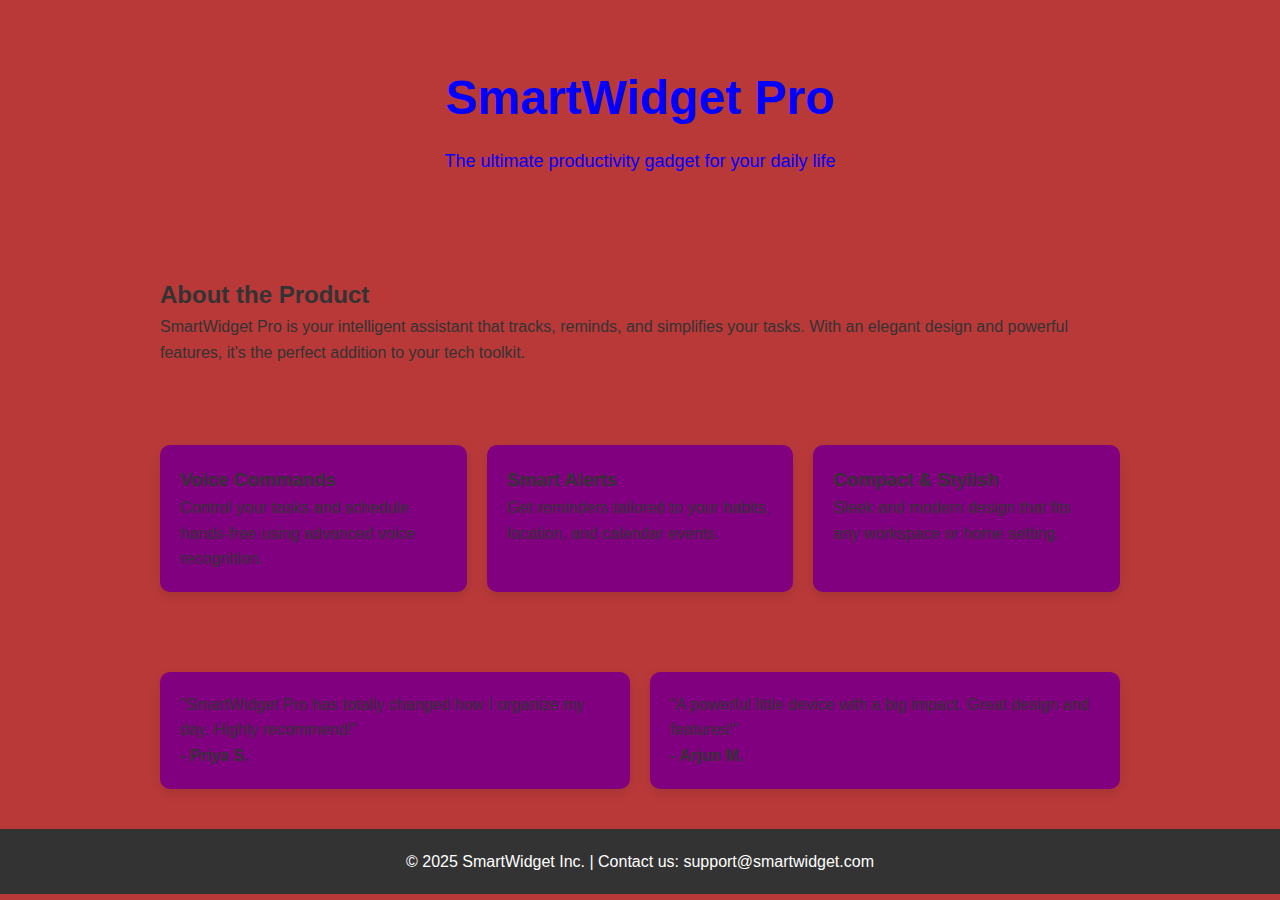
<file: ASSIGNMENT2/index.html>
<!DOCTYPE html>
<html lang="en">
<head>
  <meta charset="UTF-8">
  <meta name="viewport" content="width=device-width, initial-scale=1">
  <title>Product Landing Page</title>
  <link rel="stylesheet" href="styles.css">
</head>
<body>

  <header>
    <h1>SmartWidget Pro</h1>
    <p>The ultimate productivity gadget for your daily life</p>
  </header>

  <section id="product-info">
    <h2>About the Product</h2>
    <p>SmartWidget Pro is your intelligent assistant that tracks, reminds, and simplifies your tasks. With an elegant design and powerful features, it's the perfect addition to your tech toolkit.</p>
  </section>

  <section class="features">
    <div class="feature">
      <h3>Voice Commands</h3>
      <p>Control your tasks and schedule hands-free using advanced voice recognition.</p>
    </div>
    <div class="feature">
      <h3>Smart Alerts</h3>
      <p>Get reminders tailored to your habits, location, and calendar events.</p>
    </div>
    <div class="feature">
      <h3>Compact & Stylish</h3>
      <p>Sleek and modern design that fits any workspace or home setting.</p>
    </div>
  </section>

  <section class="testimonials">
    <div class="testimonial">
      <p>"SmartWidget Pro has totally changed how I organize my day. Highly recommend!"</p>
      <strong>- Priya S.</strong>
    </div>
    <div class="testimonial">
      <p>"A powerful little device with a big impact. Great design and features!"</p>
      <strong>- Arjun M.</strong>
    </div>
  </section>

  <footer>
    <p>&copy; 2025 SmartWidget Inc. | Contact us: support@smartwidget.com</p>
  </footer>

</body>
</html>
</file>
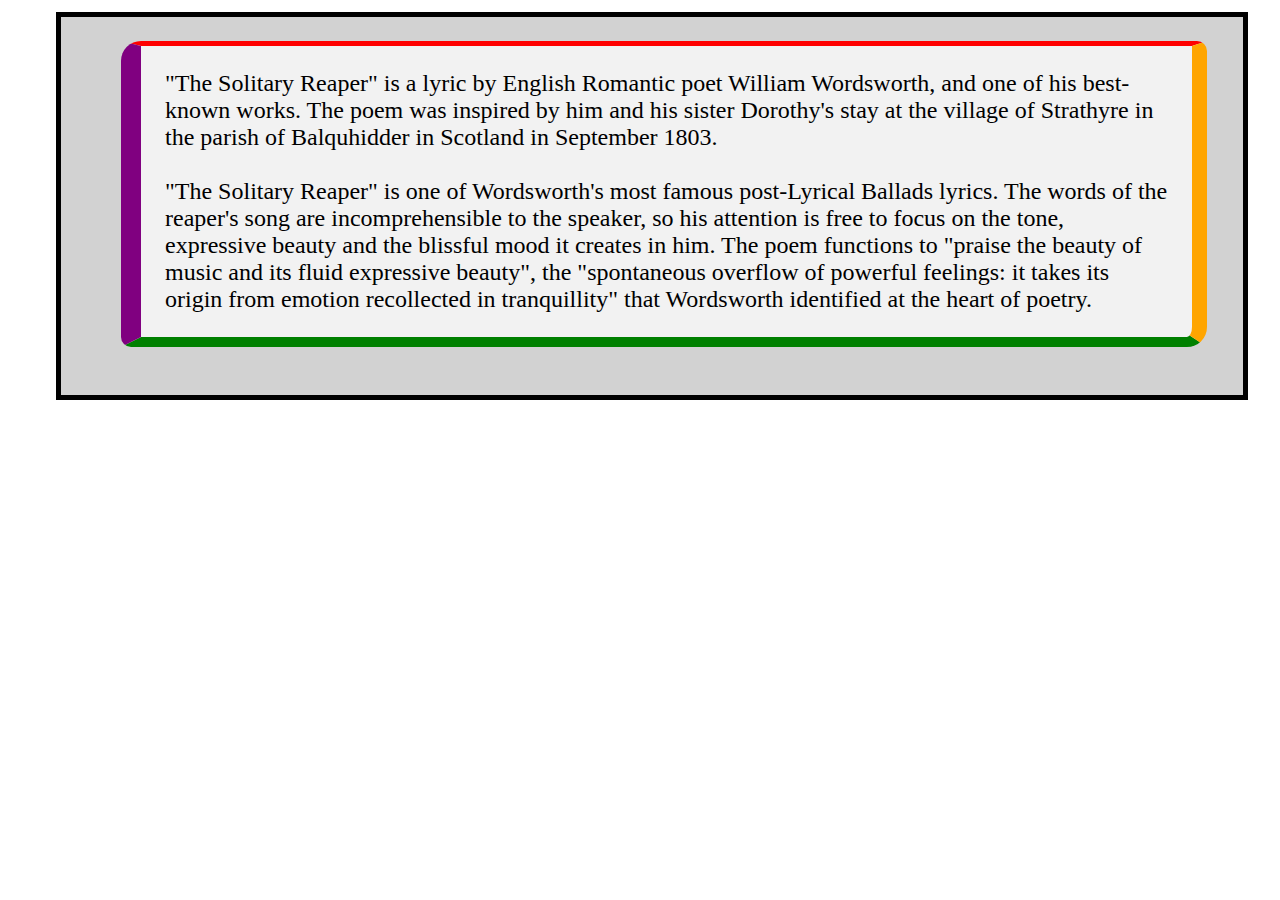
<file: Exer2/index.html>
<!DOCTYPE html>
<html lang="en">
<head>
  <meta charset="UTF-8">
  <title>The Solitary Reaper</title>
  <style>

    .container {
      background-color: #d2d2d2;
      padding: 12px 24px 36px 48px;   
      margin: 12px 24px 36px 48px;     
      border: 5px solid black;
    }

    
    .main-text {
      background-color: #f2f2f2;
      font-size: 24px;
      padding: 24px;
      margin: 12px;

      
      border-top: 5px solid red;
      border-bottom: 10px solid green;
      border-right: 15px solid orange;
      border-left: 20px solid purple;

      border-top-left-radius: 20px;
      border-top-right-radius: 10px;
      border-bottom-left-radius: 10px;
      border-bottom-right-radius: 20px;
    }
  </style>
</head>
<body>

  <div class="container">
    <div class="main-text">
      "The Solitary Reaper" is a lyric by English Romantic poet William Wordsworth, and one of his best-known works. The poem was inspired by him and his sister Dorothy's stay at the village of Strathyre in the parish of Balquhidder in Scotland in September 1803.<br><br>
      "The Solitary Reaper" is one of Wordsworth's most famous post-Lyrical Ballads lyrics. The words of the reaper's song are incomprehensible to the speaker, so his attention is free to focus on the tone, expressive beauty and the blissful mood it creates in him. The poem functions to "praise the beauty of music and its fluid expressive beauty", the "spontaneous overflow of powerful feelings: it takes its origin from emotion recollected in tranquillity" that Wordsworth identified at the heart of poetry.
    </div>
  </div>

</body>
</html>
</file>
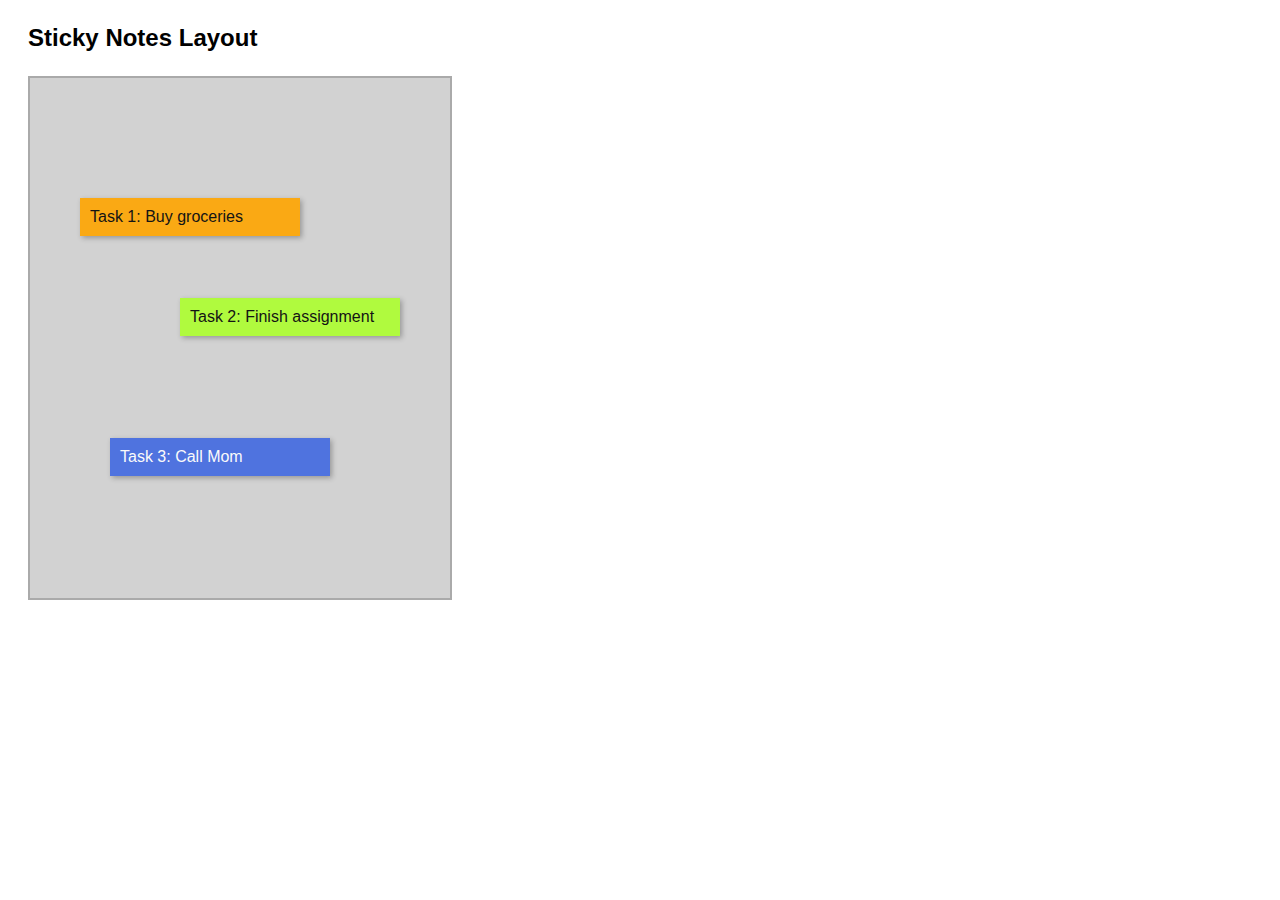
<file: Exer3/index.html>
<!DOCTYPE html>
<html lang="en">
<head>
  <meta charset="UTF-8">
  <title>Sticky Notes Layout</title>
  <style>
    /* Headline styling */
    #headline {
      position: relative;
      top: 0px;
      left: 20px;
      font-size: 24px;
      font-family: Arial, sans-serif;
    }

    /* Parent container setup */
    .parent {
      position: relative;
      background-color: #d2d2d2;
      padding: 10px;
      margin: 20px;
      width: 400px;
      height: 500px;
      border: 2px solid #aaa;
      overflow: hidden;
    }

    /* Common note styling */
    .note {
      position: absolute;
      padding: 10px;
      width: 200px;
      opacity: 0.9;
      box-shadow: 2px 2px 5px rgba(0,0,0,0.3);
      font-family: sans-serif;
    }

    /* Individual task notes */
    .task1 {
      background-color: orange;
      top: 120px;
      left: 50px;
    }

    .task2 {
      background-color: greenyellow;
      top: 220px;
      left: 150px;
    }

    .task3 {
      background-color: royalblue;
      color: white;
      top: 360px;
      left: 80px;
    }
  </style>
</head>
<body>

  <h3 id="headline">Sticky Notes Layout</h3>

  <div class="parent">
    <div class="note task1">Task 1: Buy groceries</div>
    <div class="note task2">Task 2: Finish assignment</div>
    <div class="note task3">Task 3: Call Mom</div>
  </div>

</body>
</html>
</file>
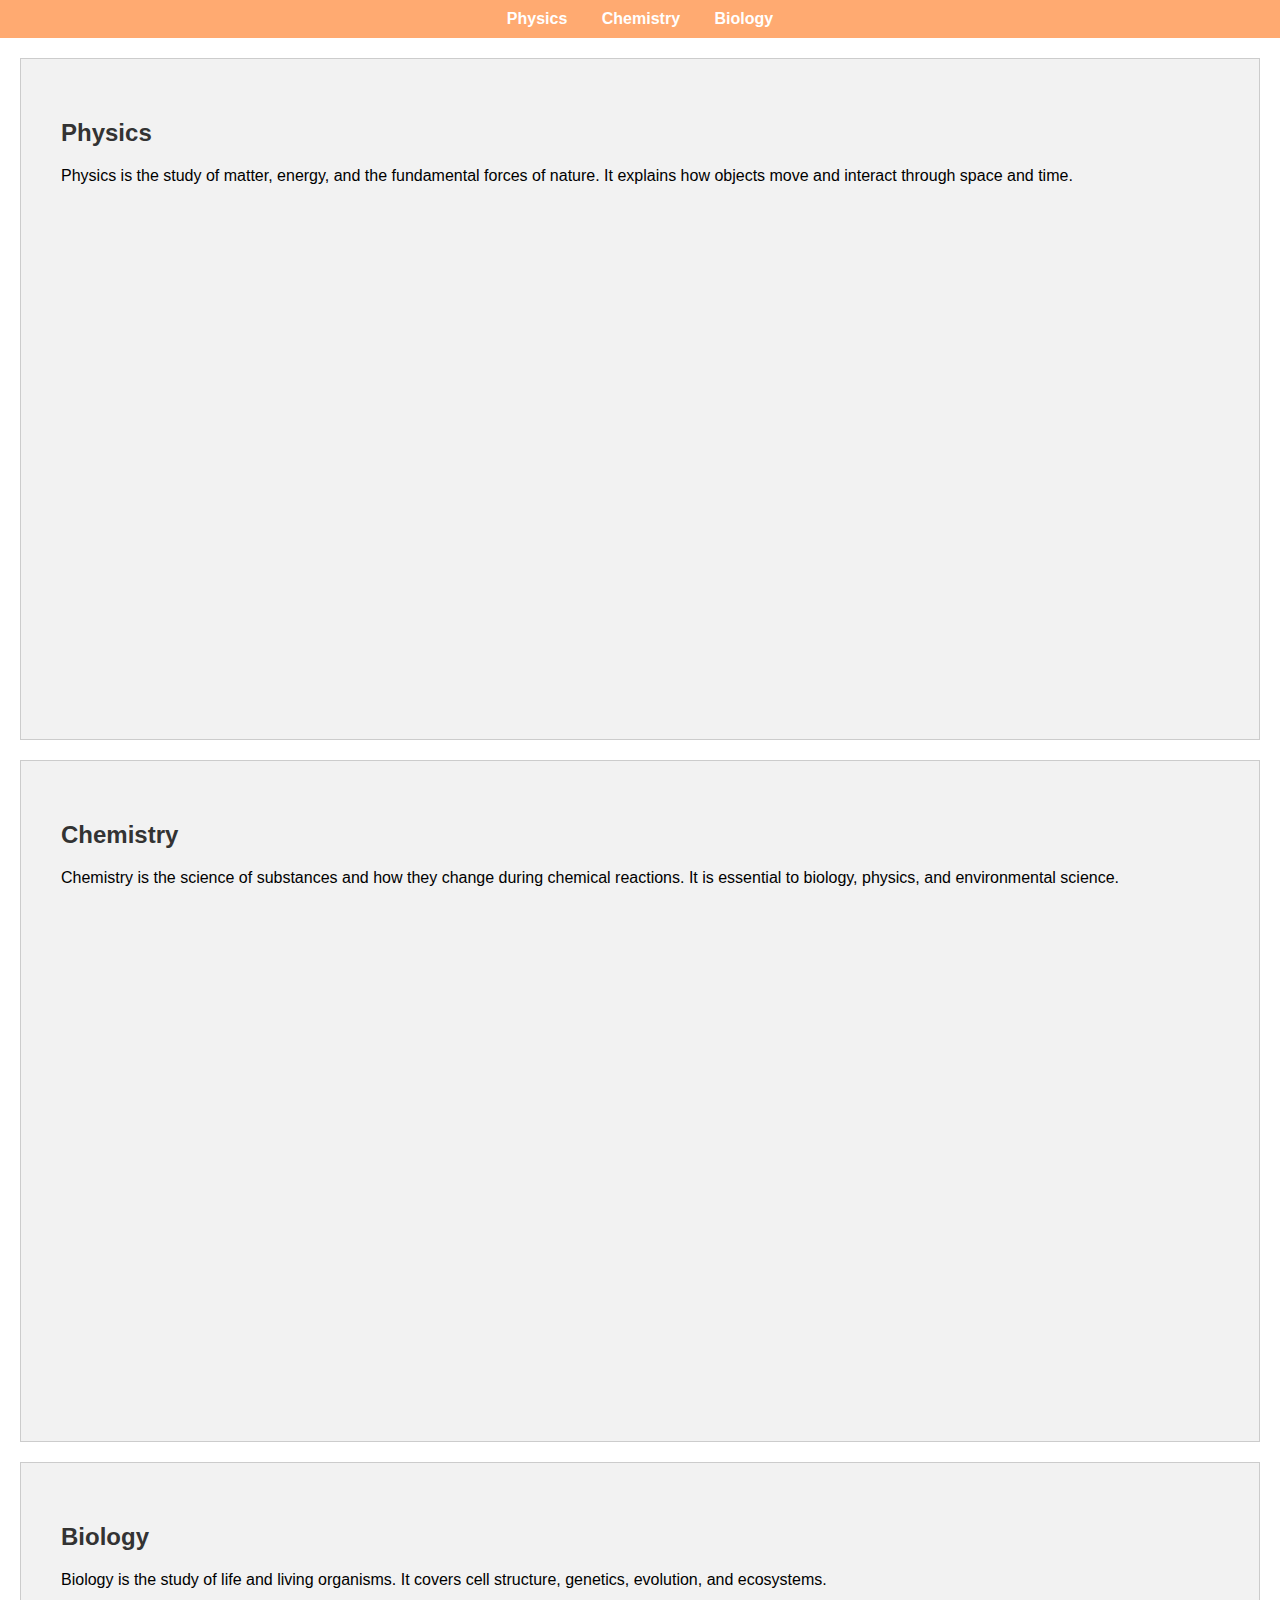
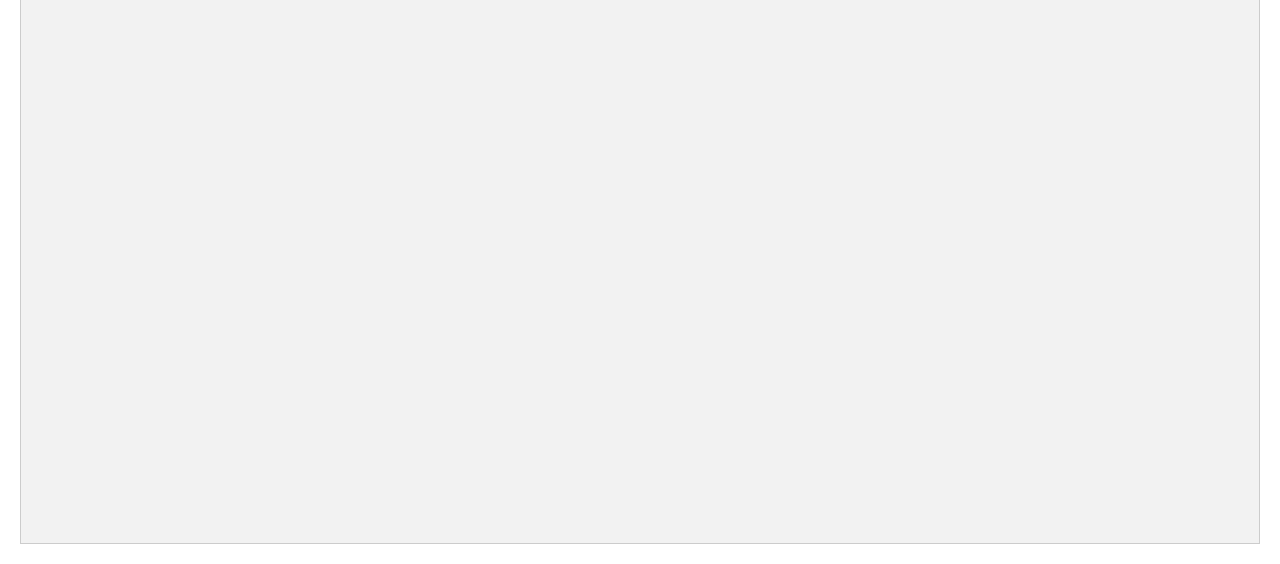
<file: Exer4/index.html>
<!DOCTYPE html>
<html lang="en">
<head>
  <meta charset="UTF-8">
  <title>Sticky Menu Example</title>
  <style>
    body {
      font-family: Arial, sans-serif;
      margin: 0;
      padding: 0;
    }

  
    .menu {
      position: sticky;
      top: 0px;
      padding: 10px;
      background-color: #ffaa71;
      z-index: 2;
      text-align: center;
    }

    .menu a {
      margin: 0 15px;
      text-decoration: none;
      font-weight: bold;
      color: white;
    }

    .article {
      padding: 40px;
      margin: 20px;
      background-color: #f2f2f2;
      border: 1px solid #ccc;
      min-height: 600px;
    }

    h2 {
      color: #333;
    }
  </style>
</head>
<body>

  <div class="menu">
    <a href="#physics">Physics</a>
    <a href="#chemistry">Chemistry</a>
    <a href="#biology">Biology</a>
  </div>


  <div id="physics" class="article">
    <h2>Physics</h2>
    <p>
      Physics is the study of matter, energy, and the fundamental forces of nature. It explains how objects move and interact through space and time.
    </p>
  </div>

  <div id="chemistry" class="article">
    <h2>Chemistry</h2>
    <p>
      Chemistry is the science of substances and how they change during chemical reactions. It is essential to biology, physics, and environmental science.
    </p>
  </div>

  <div id="biology" class="article">
    <h2>Biology</h2>
    <p>
      Biology is the study of life and living organisms. It covers cell structure, genetics, evolution, and ecosystems.
    </p>
  </div>

</body>
</html>
</file>
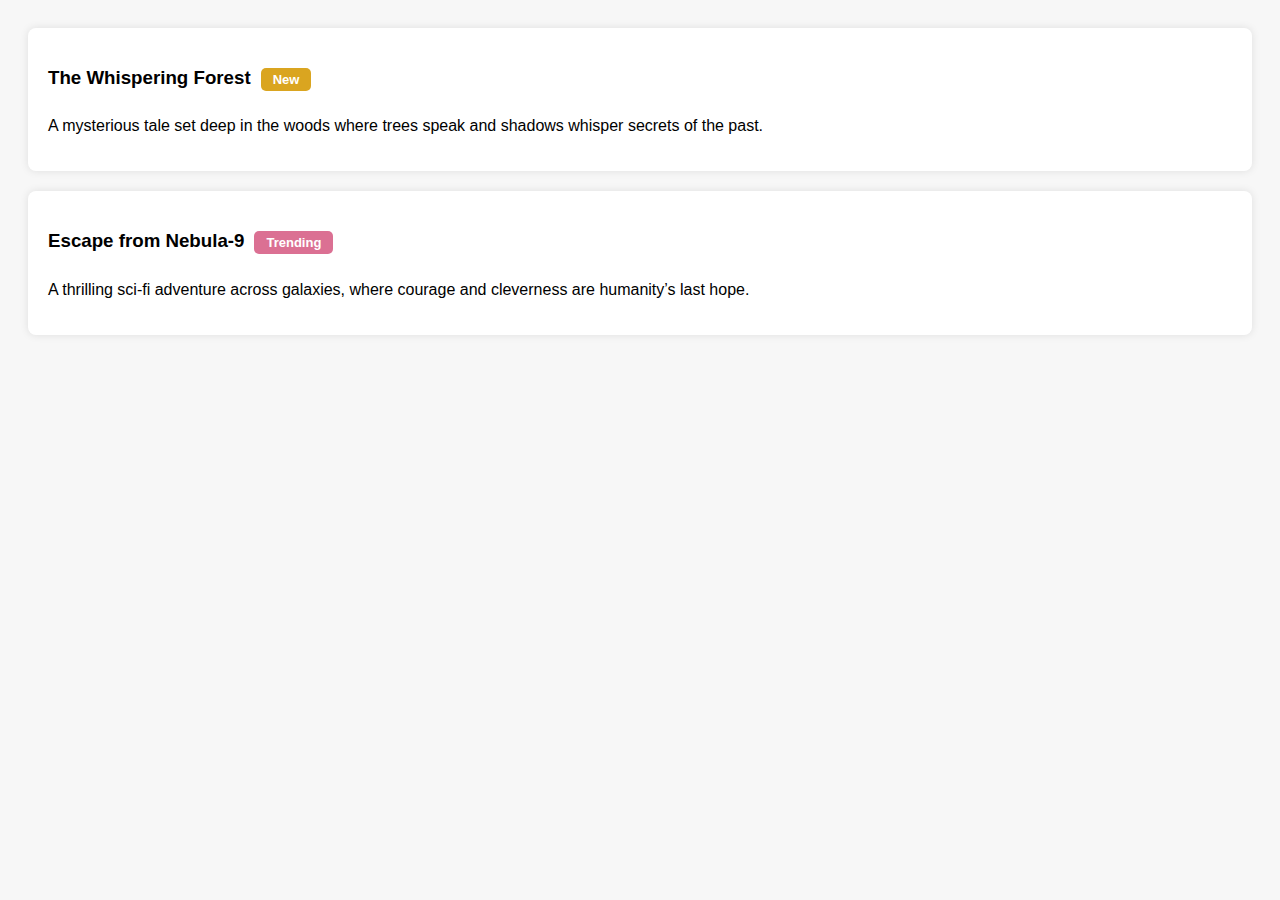
<file: Exer5/index.html>
<!DOCTYPE html>
<html lang="en">
<head>
  <meta charset="UTF-8">
  <title>Pseudo-Element Badges</title>
  <style>
    body {
      font-family: Arial, sans-serif;
      background-color: #f7f7f7;
      padding: 20px;
    }

    .container {
      background-color: #fff;
      padding: 20px;
      margin-bottom: 20px;
      border-radius: 8px;
      box-shadow: 0 0 8px rgba(0, 0, 0, 0.1);
    }

    .container .new::after {
      content: 'New';
      font-size: 13px;
      color: white;
      background-color: goldenrod;
      margin-left: 10px;
      padding: 4px 12px;
      border-radius: 5px;
    }

    .container .trending::after {
      content: 'Trending';
      font-size: 13px;
      color: white;
      background-color: palevioletred;
      margin-left: 10px;
      padding: 4px 12px;
      border-radius: 5px;
    }

    h3 {
      display: inline-block;
    }

    p {
      margin-top: 10px;
    }
  </style>
</head>
<body>

  <div class="container">
    <h3 class="new">The Whispering Forest</h3>
    <p>A mysterious tale set deep in the woods where trees speak and shadows whisper secrets of the past.</p>
  </div>

  <div class="container">
    <h3 class="trending">Escape from Nebula-9</h3>
    <p>A thrilling sci-fi adventure across galaxies, where courage and cleverness are humanity’s last hope.</p>
  </div>

</body>
</html>
</file>
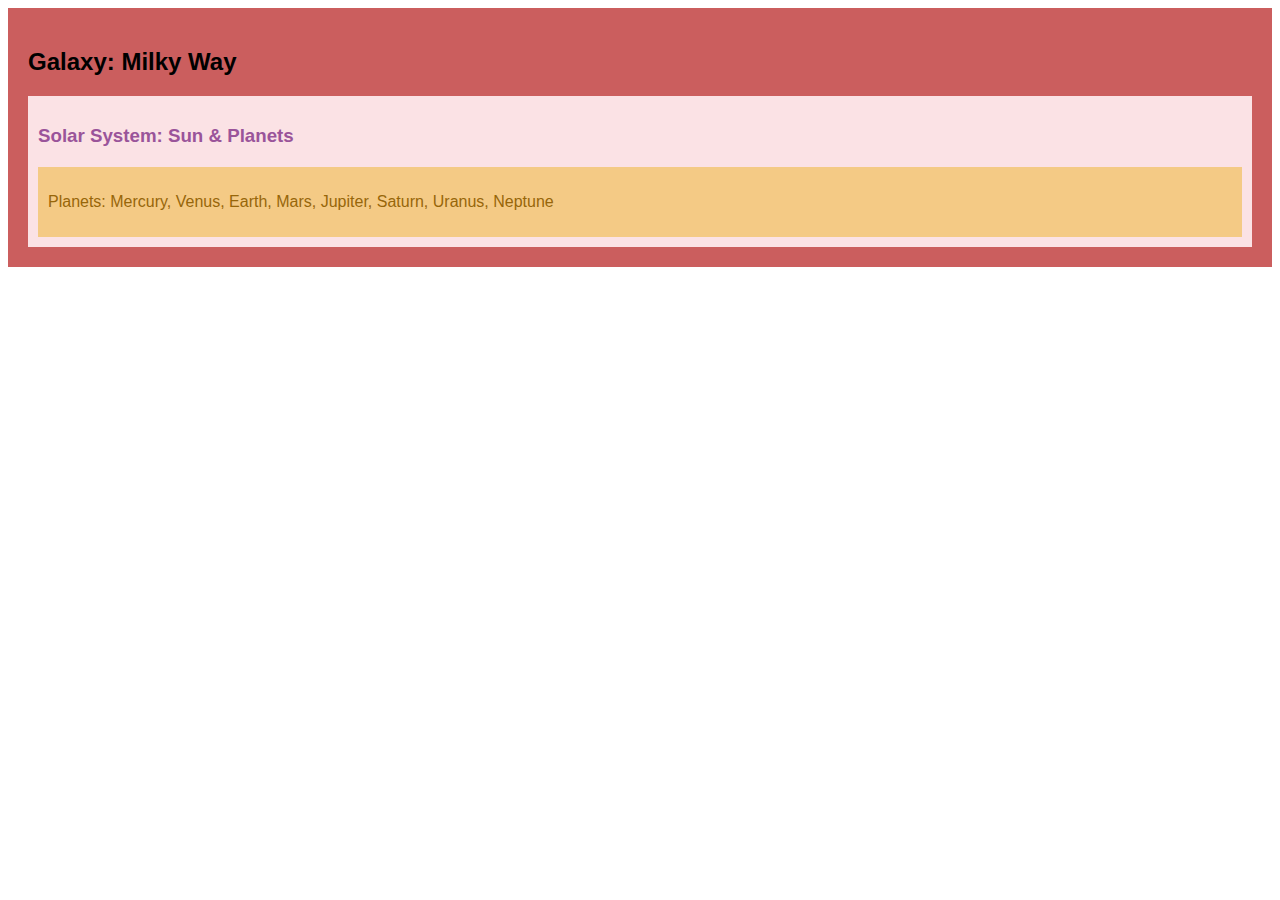
<file: Exer6/index.html>
<!DOCTYPE html>
<html lang="en">
<head>
  <meta charset="UTF-8">
  <title>CSS Variables - Galaxy Example</title>
  <style>
    :root {
      --solar-system-text: rgb(154, 84, 154);
      --planets-text: rgb(151, 102, 10);
      --galaxy-text-color: #000;

      --galaxy-bg: #cb5e5e;
      --solar-system-bg: #fbe2e5;
      --planets-bg: #f4ca85;
    }

    /* Galaxy styles */
    .galaxy {
      color: var(--galaxy-text-color);
      background-color: var(--galaxy-bg);
      padding: 20px;
      font-family: sans-serif;
    }

    /* Solar System styles */
    .solar-system {
      color: var(--solar-system-text);
      background-color: var(--solar-system-bg);
      padding: 10px;
      margin-top: 20px;
    }

    /* Planets styles */
    .planets {
      color: var(--planets-text);
      background-color: var(--planets-bg);
      padding: 10px;
      margin-top: 20px;
    }
  </style>
</head>
<body>

  <div class="galaxy">
    <h2>Galaxy: Milky Way</h2>
    <div class="solar-system">
      <h3>Solar System: Sun & Planets</h3>
      <div class="planets">
        <p>Planets: Mercury, Venus, Earth, Mars, Jupiter, Saturn, Uranus, Neptune</p>
      </div>
    </div>
  </div>

</body>
</html>
</file>
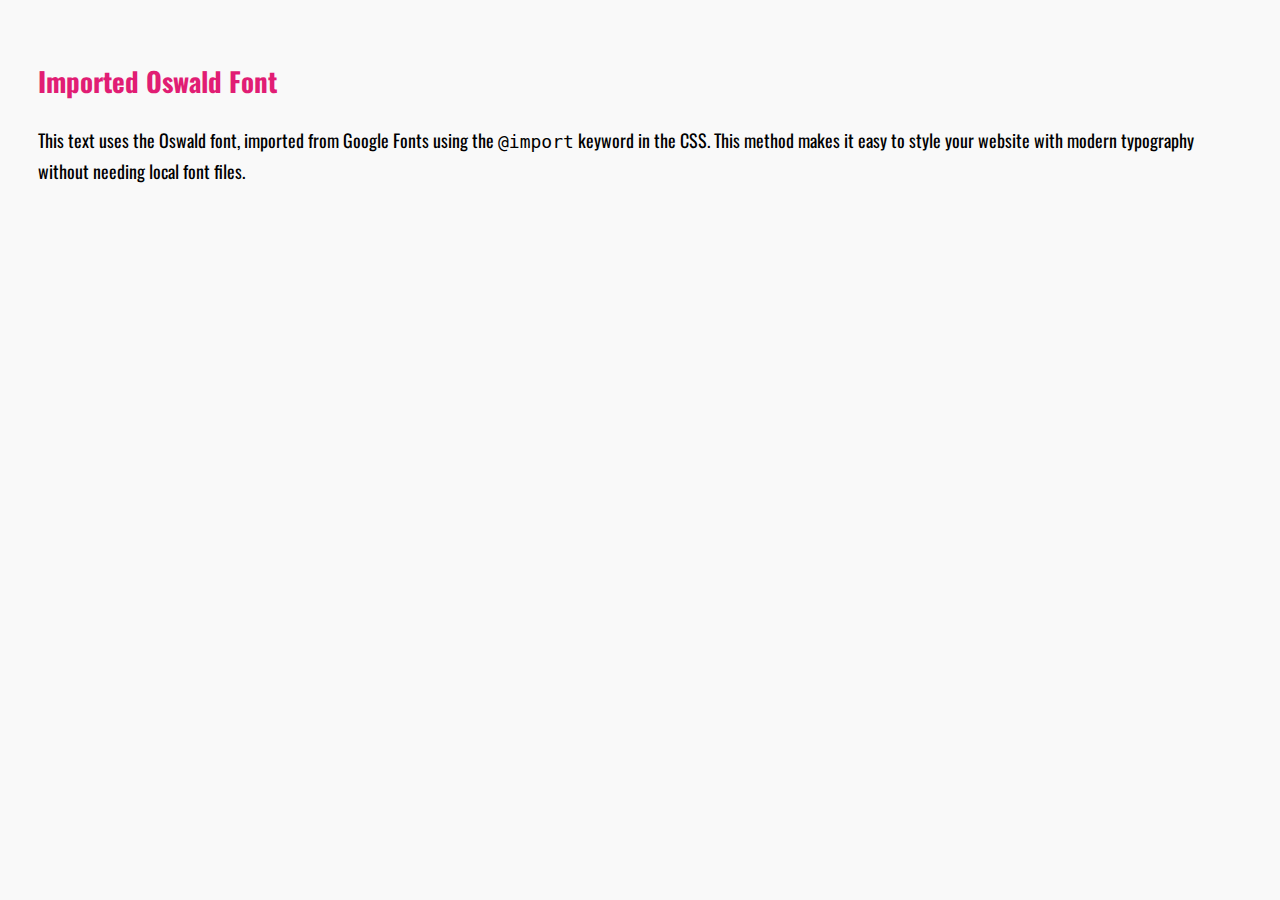
<file: Exer8/index.html>
<!DOCTYPE html>
<html lang="en">
<head>
  <meta charset="UTF-8">
  <title>Google Fonts @import Example</title>
  <style>
    
    @import url('https://fonts.googleapis.com/css2?family=Oswald&display=swap');


    h2,
    p {
      font-family: 'Oswald', sans-serif;
    }

    body {
      background-color: #f9f9f9;
      padding: 30px;
      font-size: 18px;
      line-height: 1.6;
    }

    h2 {
      color: #e11d74;
    }
  </style>
</head>
<body>

  <h2>Imported Oswald Font</h2>
  <p>
    This text uses the Oswald font, imported from Google Fonts using the <code>@import</code> keyword in the CSS. 
    This method makes it easy to style your website with modern typography without needing local font files.
  </p>

</body>
</html>
</file>
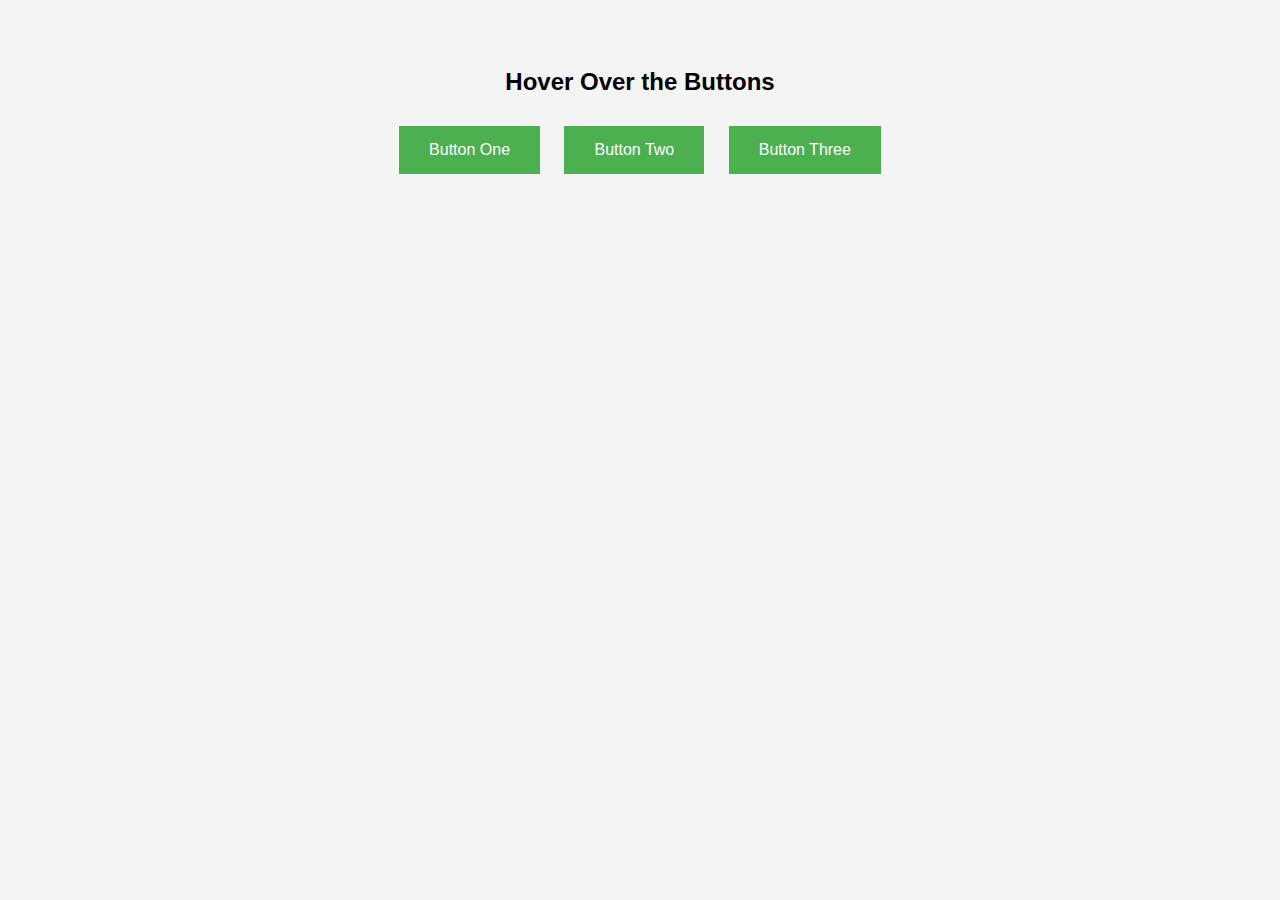
<file: Exer9/index.html>
<!DOCTYPE html>
<html lang="en">
<head>
  <meta charset="UTF-8">
  <title>CSS Transitions Example</title>
  <style>
    body {
      font-family: Arial, sans-serif;
      padding: 40px;
      background-color: #f4f4f4;
      text-align: center;
    }

    .btn {
      position: relative;
      top: 0;
      left: 0;
      padding: 15px 30px;
      margin: 10px;
      font-size: 16px;
      background-color: #4caf50;
      color: white;
      border: none;
      cursor: pointer;

    
      transition: top 0.5s, left 0.5s, box-shadow 1s ease, background-color 1s ease;
    }

    .btn:hover {
      top: 1px;
      left: 1px;
      box-shadow: 3px 3px 0px rgb(0, 0, 0);
      background-color: rgb(255, 111, 111);
    }
  </style>
</head>
<body>

  <h2>Hover Over the Buttons</h2>

  <button class="btn">Button One</button>
  <button class="btn">Button Two</button>
  <button class="btn">Button Three</button>

</body>
</html>
</file>
<file: ASSIGNMENT2/styles.css>
* {
      margin: 0;
      padding: 0;
      box-sizing: border-box;
    }

    body {
      font-family: 'Segoe UI', Tahoma, Geneva, Verdana, sans-serif;
      line-height: 1.6;
      background-color: #b93939;
      color: #333;
    }

    header {
      background: url('https://images.unsplash.com/photo-1581090700227-1e8a77e37f2e') no-repeat center center/cover;
      color: blue;
      padding: 60px 20px;
      text-align: center;
    }

    header h1 {
      font-size: 48px;
      margin-bottom: 10px;
    }

    header p {
      font-size: 18px;
    }

    section {
      padding: 40px 20px;
      max-width: 1000px;
      margin: auto;
    }

    .features, .testimonials {
      display: flex;
      flex-wrap: wrap;
      gap: 20px;
    }

    .feature, .testimonial {
      flex: 1 1 300px;
      background: purple;
      padding: 20px;
      border-radius: 10px;
      box-shadow: 0 4px 12px rgba(0,0,0,0.1);
      transition: transform 0.3s ease;
    }

    .feature:hover, .testimonial:hover {
      transform: translateY(-5px);
    }

    footer {
      background: #333;
      color: white;
      text-align: center;
      padding: 20px;
    }

    @media (max-width: 768px) {
      header h1 {
        font-size: 32px;
      }

      .features, .testimonials {
        flex-direction: column;
      }
    }
</file>
